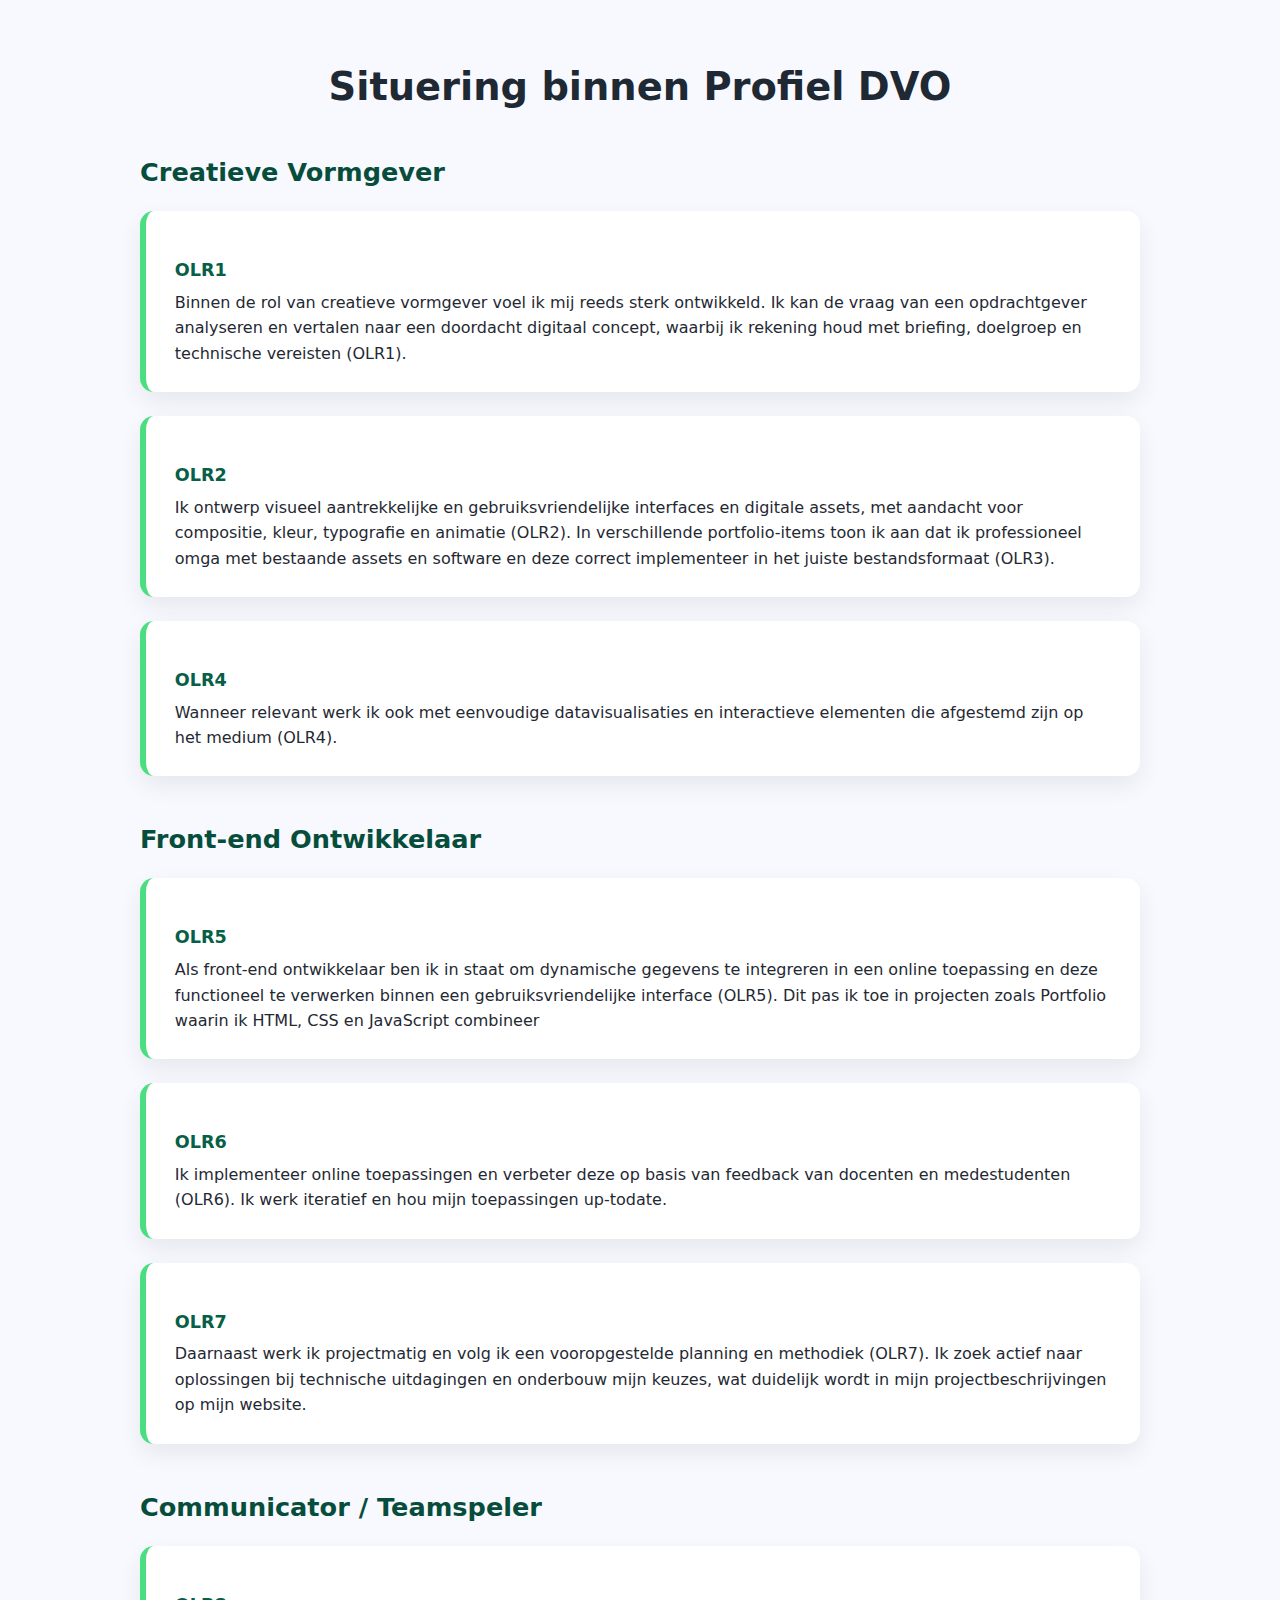
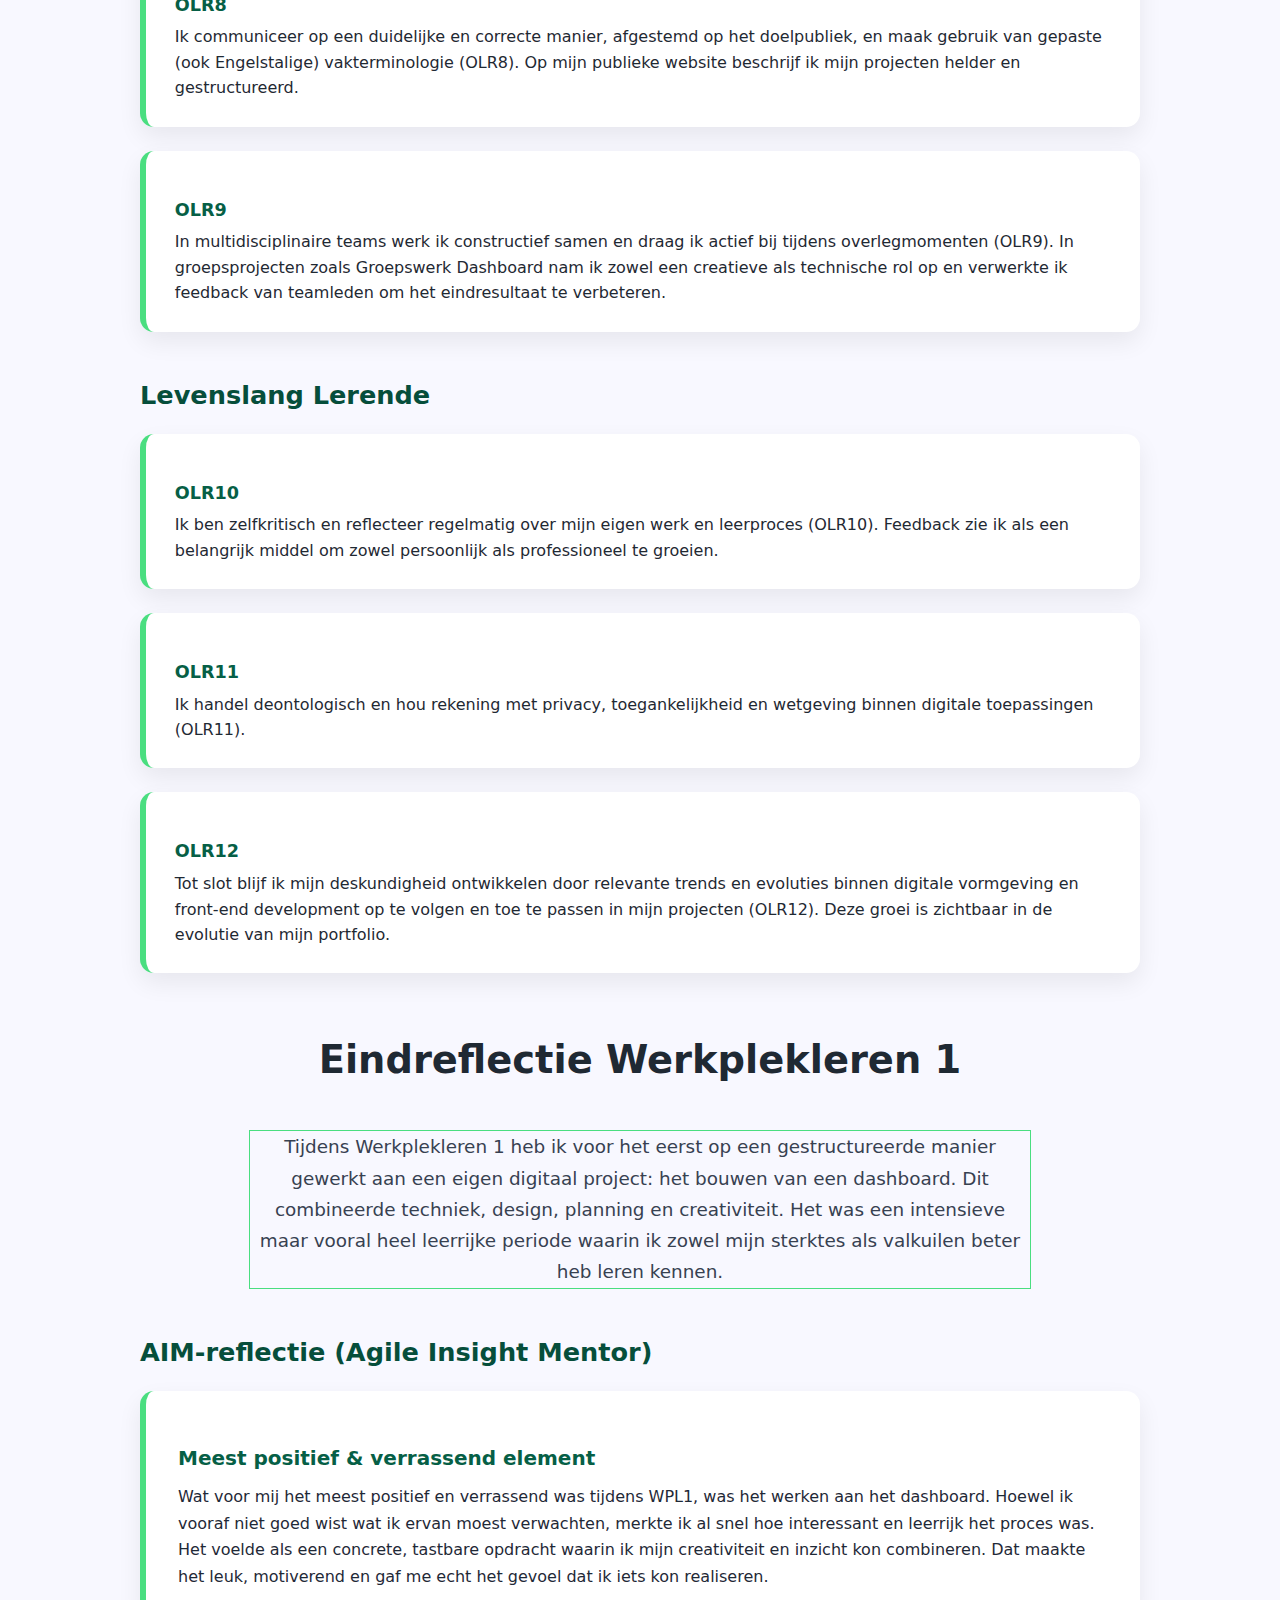
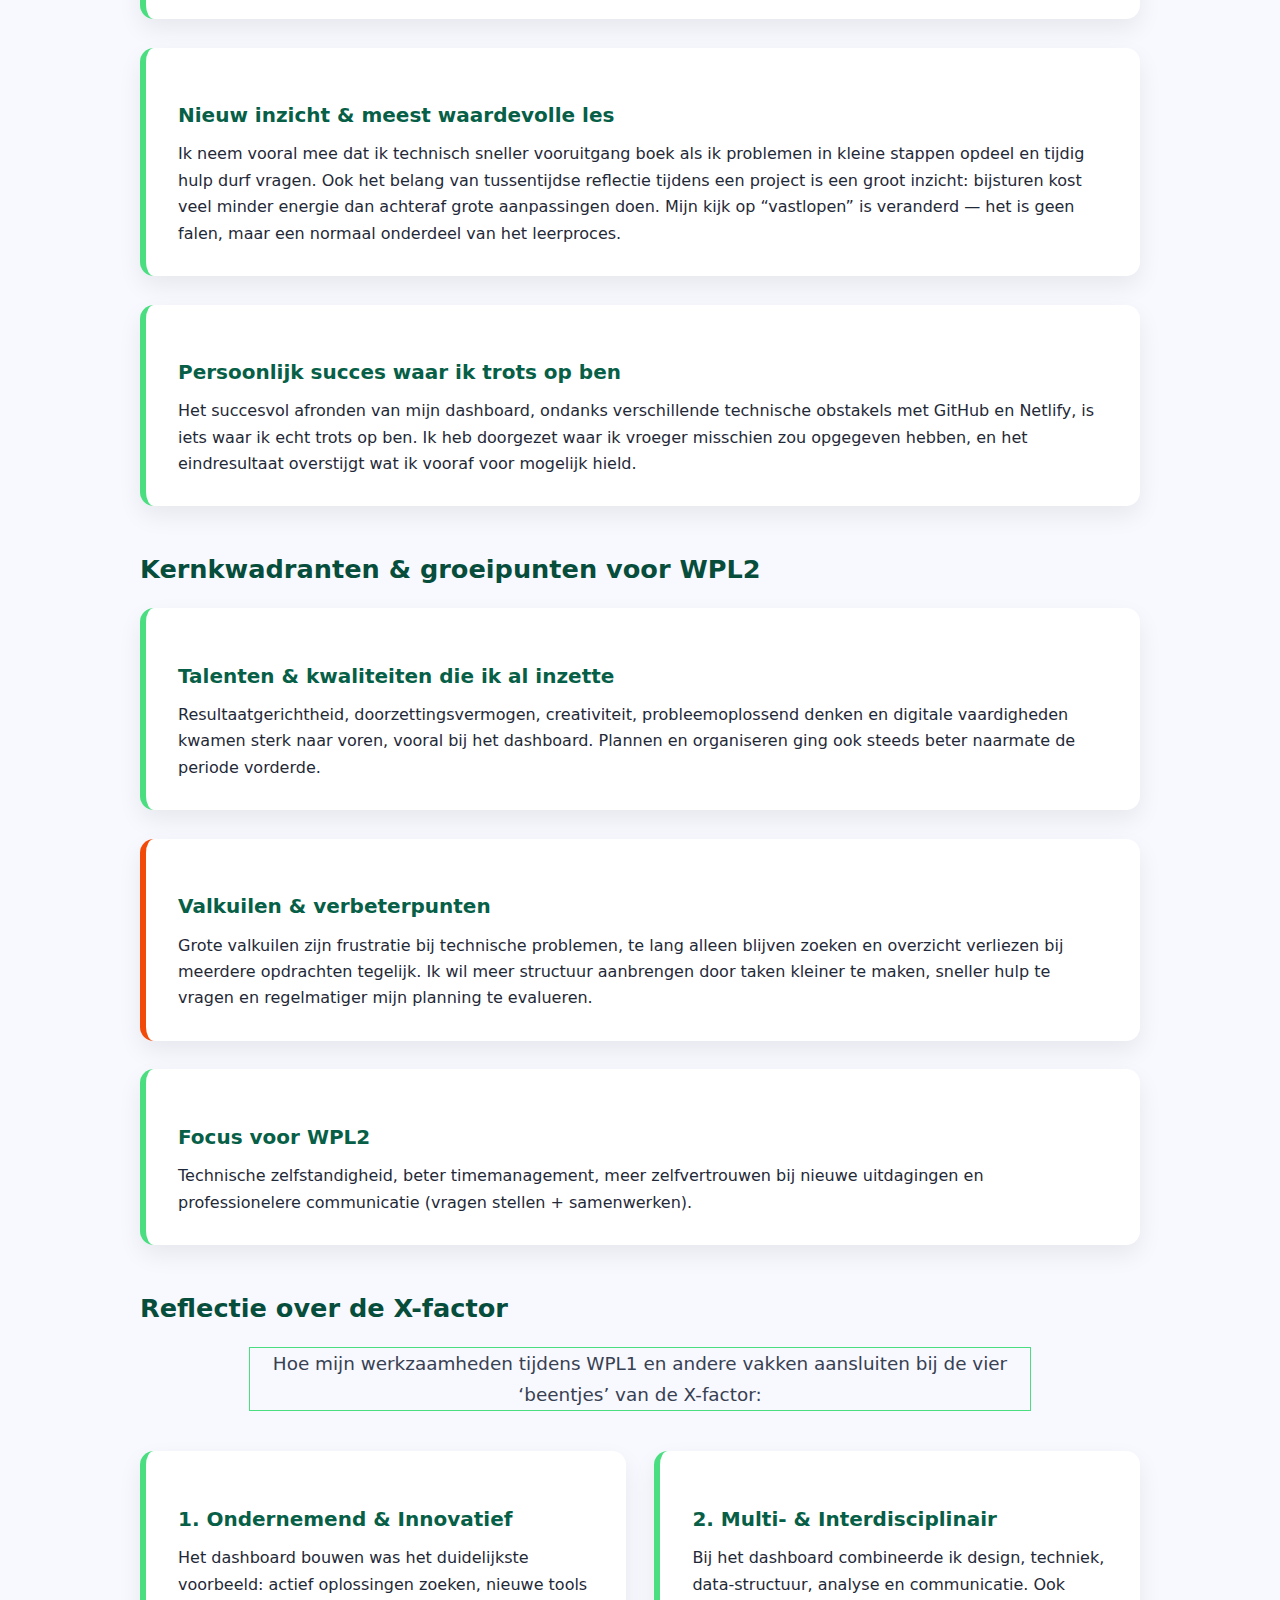
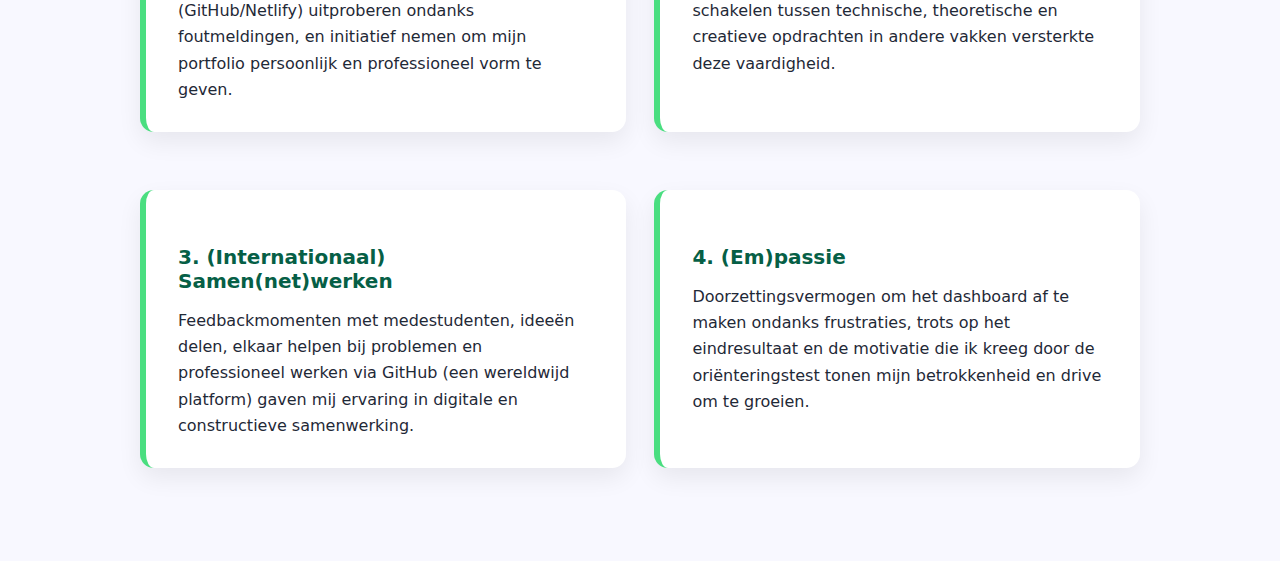
<file: Portfolio/index2.html>
<!DOCTYPE html>
<html lang="en">
<head>
    <meta charset="UTF-8">
    <title>Title</title>
    <link rel="stylesheet" href="index2.css">
</head>

<body>
<section class="dvo-reflectie">
    <h2>Situering binnen Profiel DVO</h2>

    <!-- Creatieve Vormgever -->
    <h3 class="rol-title">Creatieve Vormgever</h3>

    <div class="olr-card">
        <h4>OLR1</h4>
        <p>
            Binnen de rol van creatieve vormgever voel ik mij reeds sterk ontwikkeld. Ik kan de vraag
            van een opdrachtgever analyseren en vertalen naar een doordacht digitaal concept,
            waarbij ik rekening houd met briefing, doelgroep en technische vereisten (OLR1).
        </p>
    </div>

    <div class="olr-card">
        <h4>OLR2</h4>
        <p>
            Ik ontwerp visueel aantrekkelijke en gebruiksvriendelijke interfaces en digitale assets,
            met aandacht voor compositie, kleur, typografie en animatie (OLR2). In verschillende
            portfolio-items toon ik aan dat ik professioneel omga met bestaande assets en software
            en deze correct implementeer in het juiste bestandsformaat (OLR3).

        </p>
    </div>
    <div class="olr-card">
        <h4>OLR4</h4>
        <p>
            Wanneer relevant werk ik ook met eenvoudige datavisualisaties en interactieve
            elementen die afgestemd zijn op het medium (OLR4).
        </p>
    </div>

    <!-- Front-end Ontwikkelaar -->
    <h3 class="rol-title">Front-end Ontwikkelaar</h3>

    <div class="olr-card">
        <h4>OLR5</h4>
        <p>
            Als front-end ontwikkelaar ben ik in staat om dynamische gegevens te integreren in een
            online toepassing en deze functioneel te verwerken binnen een gebruiksvriendelijke
            interface (OLR5). Dit pas ik toe in projecten zoals Portfolio waarin ik HTML, CSS en
            JavaScript combineer
        </p>
    </div>

    <div class="olr-card">
        <h4>OLR6</h4>
        <p>
            Ik implementeer online toepassingen en verbeter deze op basis van feedback van
            docenten en medestudenten (OLR6). Ik werk iteratief en hou mijn toepassingen up-todate.

        </p>
    </div>

    <div class="olr-card">
        <h4>OLR7</h4>
        <p>
            Daarnaast werk ik projectmatig en volg ik een vooropgestelde planning en methodiek
            (OLR7). Ik zoek actief naar oplossingen bij technische uitdagingen en onderbouw mijn
            keuzes, wat duidelijk wordt in mijn projectbeschrijvingen op mijn website.

        </p>
    </div>

    <!-- Communicator / Teamspeler -->
    <h3 class="rol-title">Communicator / Teamspeler</h3>

    <div class="olr-card">
        <h4>OLR8</h4>
        <p>
            Ik communiceer op een duidelijke en correcte manier, afgestemd op het doelpubliek, en
            maak gebruik van gepaste (ook Engelstalige) vakterminologie (OLR8). Op mijn publieke
            website beschrijf ik mijn projecten helder en gestructureerd.
        </p>
    </div>

    <div class="olr-card">
        <h4>OLR9</h4>
        <p>
            In multidisciplinaire teams werk ik constructief samen en draag ik actief bij tijdens
            overlegmomenten (OLR9). In groepsprojecten zoals Groepswerk Dashboard nam ik
            zowel een creatieve als technische rol op en verwerkte ik feedback van teamleden om
            het eindresultaat te verbeteren.
        </p>
    </div>

    <!-- Levenslang Lerende -->
    <h3 class="rol-title">Levenslang Lerende</h3>

    <div class="olr-card">
        <h4>OLR10</h4>
        <p>
            Ik ben zelfkritisch en reflecteer regelmatig over mijn eigen werk en leerproces (OLR10).
            Feedback zie ik als een belangrijk middel om zowel persoonlijk als professioneel te
            groeien.

        </p>
    </div>

    <div class="olr-card">
        <h4>OLR11</h4>
        <p>
            Ik handel deontologisch en hou rekening met privacy, toegankelijkheid en wetgeving
            binnen digitale toepassingen (OLR11).
        </p>
    </div>

    <div class="olr-card">
        <h4>OLR12</h4>
        <p>
            Tot slot blijf ik mijn deskundigheid ontwikkelen door relevante trends en evoluties binnen
            digitale vormgeving en front-end development op te volgen en toe te passen in mijn
            projecten (OLR12). Deze groei is zichtbaar in de evolutie van mijn portfolio.
        </p>
    </div>
</section>
<section class="dvo-reflectie">
    <h2>Eindreflectie Werkplekleren 1</h2>
    <p class="intro">
        Tijdens Werkplekleren 1 heb ik voor het eerst op een gestructureerde manier gewerkt aan een eigen digitaal project: het bouwen van een dashboard. Dit combineerde techniek, design, planning en creativiteit. Het was een intensieve maar vooral heel leerrijke periode waarin ik zowel mijn sterktes als valkuilen beter heb leren kennen.
    </p>

    <!-- AIM reflectie -->
    <h3 class="rol-title">AIM-reflectie (Agile Insight Mentor)</h3>

    <div class="aim-card">
        <h4>Meest positief & verrassend element</h4>
        <p>Wat voor mij het meest positief en verrassend was tijdens WPL1, was het werken aan het dashboard. Hoewel ik vooraf niet goed wist wat ik ervan moest verwachten, merkte ik al snel hoe interessant en leerrijk het proces was. Het voelde als een concrete, tastbare opdracht waarin ik mijn creativiteit en inzicht kon combineren. Dat maakte het leuk, motiverend en gaf me echt het gevoel dat ik iets kon realiseren.</p>
    </div>

    <div class="aim-card">
        <h4>Nieuw inzicht & meest waardevolle les</h4>
        <p>Ik neem vooral mee dat ik technisch sneller vooruitgang boek als ik problemen in kleine stappen opdeel en tijdig hulp durf vragen. Ook het belang van tussentijdse reflectie tijdens een project is een groot inzicht: bijsturen kost veel minder energie dan achteraf grote aanpassingen doen. Mijn kijk op “vastlopen” is veranderd — het is geen falen, maar een normaal onderdeel van het leerproces.</p>
    </div>

    <div class="aim-card">
        <h4>Persoonlijk succes waar ik trots op ben</h4>
        <p>Het succesvol afronden van mijn dashboard, ondanks verschillende technische obstakels met GitHub en Netlify, is iets waar ik echt trots op ben. Ik heb doorgezet waar ik vroeger misschien zou opgegeven hebben, en het eindresultaat overstijgt wat ik vooraf voor mogelijk hield.</p>
    </div>

    <!-- Kernkwadranten / groeipunten -->
    <h3 class="rol-title">Kernkwadranten & groeipunten voor WPL2</h3>

    <div class="aim-card">
        <h4>Talenten & kwaliteiten die ik al inzette</h4>
        <p>Resultaatgerichtheid, doorzettingsvermogen, creativiteit, probleemoplossend denken en digitale vaardigheden kwamen sterk naar voren, vooral bij het dashboard. Plannen en organiseren ging ook steeds beter naarmate de periode vorderde.</p>
    </div>

    <div class="aim-card highlight-warning">
        <h4>Valkuilen & verbeterpunten</h4>
        <p>Grote valkuilen zijn frustratie bij technische problemen, te lang alleen blijven zoeken en overzicht verliezen bij meerdere opdrachten tegelijk. Ik wil meer structuur aanbrengen door taken kleiner te maken, sneller hulp te vragen en regelmatiger mijn planning te evalueren.</p>
    </div>

    <div class="aim-card">
        <h4>Focus voor WPL2</h4>
        <p>Technische zelfstandigheid, beter timemanagement, meer zelfvertrouwen bij nieuwe uitdagingen en professionelere communicatie (vragen stellen + samenwerken).</p>
    </div>

    <!-- X-factor -->
    <h3 class="rol-title">Reflectie over de X-factor</h3>
    <p class="intro">Hoe mijn werkzaamheden tijdens WPL1 en andere vakken aansluiten bij de vier ‘beentjes’ van de X-factor:</p>

    <div class="x-factor-grid">
        <div class="x-card">
            <h4>1. Ondernemend & Innovatief</h4>
            <p>Het dashboard bouwen was het duidelijkste voorbeeld: actief oplossingen zoeken, nieuwe tools (GitHub/Netlify) uitproberen ondanks foutmeldingen, en initiatief nemen om mijn portfolio persoonlijk en professioneel vorm te geven.</p>
        </div>

        <div class="x-card">
            <h4>2. Multi- & Interdisciplinair</h4>
            <p>Bij het dashboard combineerde ik design, techniek, data-structuur, analyse en communicatie. Ook schakelen tussen technische, theoretische en creatieve opdrachten in andere vakken versterkte deze vaardigheid.</p>
        </div>

        <div class="x-card">
            <h4>3. (Internationaal) Samen(net)werken</h4>
            <p>Feedbackmomenten met medestudenten, ideeën delen, elkaar helpen bij problemen en professioneel werken via GitHub (een wereldwijd platform) gaven mij ervaring in digitale en constructieve samenwerking.</p>
        </div>

        <div class="x-card">
            <h4>4. (Em)passie</h4>
            <p>Doorzettingsvermogen om het dashboard af te maken ondanks frustraties, trots op het eindresultaat en de motivatie die ik kreeg door de oriënteringstest tonen mijn betrokkenheid en drive om te groeien.</p>
        </div>
    </div>

</section>
</body>
</html>
</file>
<file: Portfolio/index2.css>
body {
    background: ghostwhite;
}

.dvo-reflectie {
    max-width: 1000px;
    margin: 4rem auto;
    padding: 0 1.5rem;
    font-family: system-ui, -apple-system, BlinkMacSystemFont, "Segoe UI", sans-serif;
    color: #1f2933;
}

.dvo-reflectie h2 {
    font-size: 2.4rem;
    text-align: center;
    margin-bottom: 3rem;
}

.rol-title {
    font-size: 1.6rem;
    margin: 3rem 0 1.5rem;
    color: #064e3b;
}

/* 12 aparte kaartjes */
.olr-card {
    background-color: #ffffff;
    border-radius: 14px;
    padding: 1.6rem 1.8rem;
    margin-bottom: 1.5rem;
    border-left: 6px solid #4ade80;
    box-shadow: 0 10px 24px rgba(0, 0, 0, 0.07);
}

.olr-card h4 {
    font-size: 1.1rem;
    margin-bottom: 0.6rem;
    color: #065f46;
}

.olr-card p {
    margin: 0;
    line-height: 1.6;
}

/* optioneel: hover effect */
.olr-card:hover {
    transform: translateY(-2px);
    transition: transform 0.2s ease;
}
/* AIM & X-factor specifieke stijlen */
.aim-card,
.x-card {
    background-color: #ffffff;
    border-radius: 14px;
    padding: 1.8rem 2rem;
    margin-bottom: 1.8rem;
    border-left: 6px solid #4ade80;
    box-shadow: 0 10px 24px rgba(0, 0, 0, 0.07);
    transition: transform 0.2s ease, box-shadow 0.3s ease;
}

.aim-card:hover,
.x-card:hover {
    transform: translateY(-4px);
    box-shadow: 0 16px 32px rgba(0, 0, 0, 0.1);
}

.aim-card h4,
.x-card h4 {
    font-size: 1.25rem;
    margin-bottom: 0.9rem;
    color: #065f46;
}

.aim-card p,
.x-card p {
    margin: 0;
    line-height: 1.65;
    color: #1f2937;
}

.highlight-warning {
    border-left-color: #f24a09; /* oranje accent voor valkuilen */
}

.x-factor-grid {
    display: grid;
    grid-template-columns: repeat(auto-fit, minmax(320px, 1fr));
    gap: 1.8rem;
    margin-top: 1.5rem;
}

.intro {
    font-size: 1.15rem;
    line-height: 1.7;
    margin-bottom: 2.5rem;
    color: #374151;
    text-align: center;
    max-width: 780px;
    margin-left: auto;
    margin-right: auto;
    border: #4ade80 solid 1px;
}
</file>
